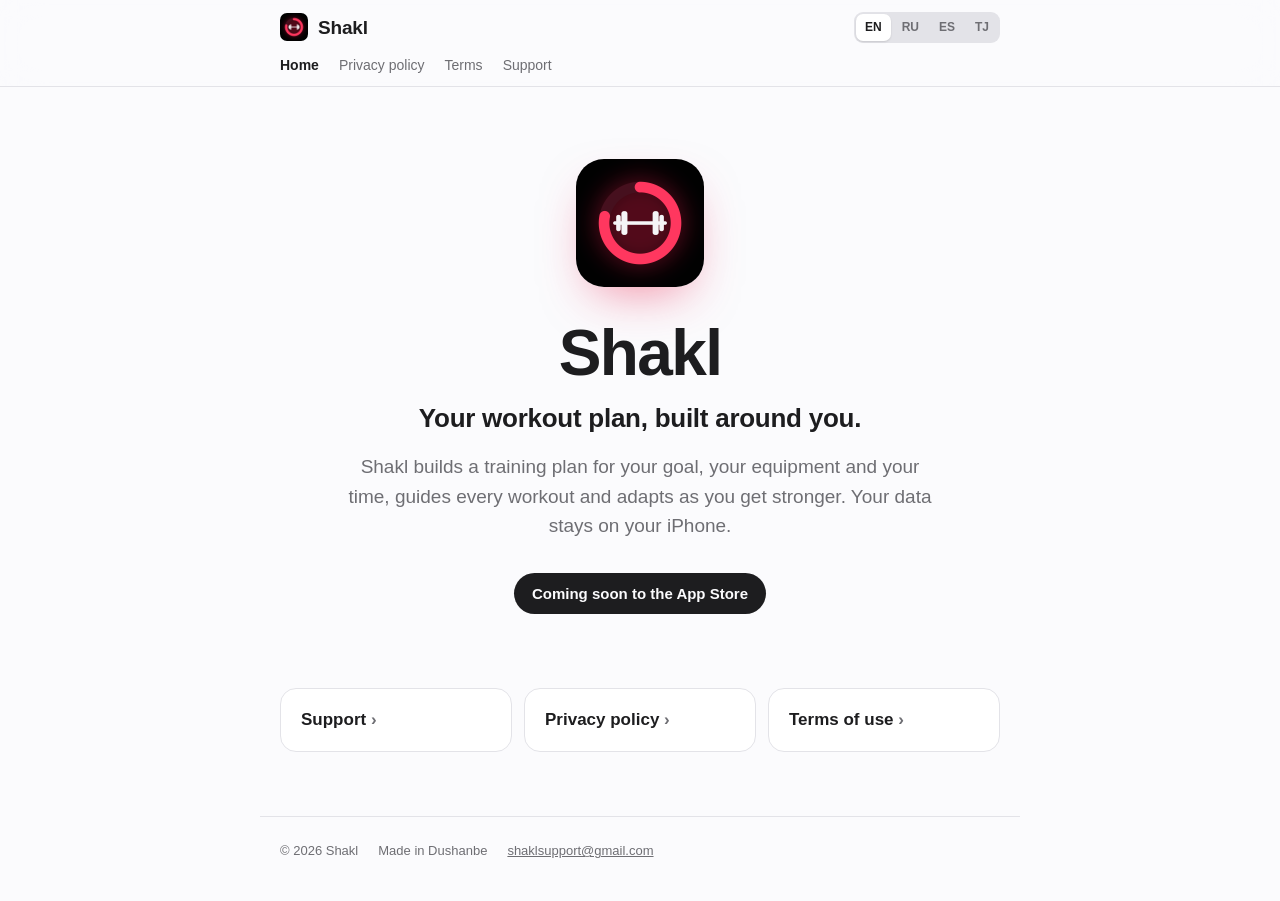
<file: index.html>
<!doctype html>
<html lang="en" data-lang="en">
<head>
<meta charset="utf-8">
<meta name="viewport" content="width=device-width, initial-scale=1, viewport-fit=cover">
<title>Shakl · Shakl</title>
<meta name="description" content="Shakl builds a training plan for your goal, your equipment and your time, guides every workout and adapts as you get stronger. Your data stays on your iPhone.">
<link rel="icon" href="icon.png">
<link rel="apple-touch-icon" href="icon.png">
<link rel="stylesheet" href="style.css">
</head>
<body>
<header class="top"><div class="wrap bar">
<a class="brand" href="index.html"><img src="icon.png" alt="" width="28" height="28"><span>Shakl</span></a>
<div class="langs" role="group" aria-label="Language"><button data-l="en">EN</button><button data-l="ru">RU</button><button data-l="es">ES</button><button data-l="tg">TJ</button></div>
</div><nav class="wrap nav"><a href="index.html" aria-current=page><span lang="en">Home</span><span lang="ru">Главная</span><span lang="es">Inicio</span><span lang="tg">Асосӣ</span></a><a href="privacy.html"><span lang="en">Privacy policy</span><span lang="ru">Политика конфиденциальности</span><span lang="es">Política de privacidad</span><span lang="tg">Сиёсати махфият</span></a><a href="terms.html"><span lang="en">Terms</span><span lang="ru">Условия</span><span lang="es">Términos</span><span lang="tg">Шартҳо</span></a><a href="support.html"><span lang="en">Support</span><span lang="ru">Поддержка</span><span lang="es">Soporte</span><span lang="tg">Дастгирӣ</span></a></nav></header>
<main class="wrap"><section class="hero"><img class="appicon" src="icon.png" alt="Shakl" width="128" height="128">
<h1 class="big">Shakl</h1><p class="tag"><span lang="en">Your workout plan, built around you.</span><span lang="ru">План тренировок, собранный под тебя.</span><span lang="es">Tu plan de entrenamiento, hecho a tu medida.</span><span lang="tg">Нақшаи машқ, ки барои ту сохта шудааст.</span></p><p class="lead"><span lang="en">Shakl builds a training plan for your goal, your equipment and your time, guides every workout and adapts as you get stronger. Your data stays on your iPhone.</span><span lang="ru">Shakl составляет план под твою цель, снаряжение и время, ведёт каждую тренировку и подстраивается, когда ты становишься сильнее. Твои данные остаются на твоём iPhone.</span><span lang="es">Shakl crea un plan para tu objetivo, tu equipo y tu tiempo, te guía en cada entrenamiento y se adapta a medida que te haces más fuerte. Tus datos se quedan en tu iPhone.</span><span lang="tg">Shakl барои ҳадаф, таҷҳизот ва вақти ту нақша месозад, дар ҳар машқ роҳнамоӣ мекунад ва вақте ту қавитар мешавӣ, худро мутобиқ мекунад. Маълумоти ту дар iPhone-и худат мемонад.</span></p>
<p class="pill"><span lang="en">Coming soon to the App Store</span><span lang="ru">Скоро в App Store</span><span lang="es">Pronto en el App Store</span><span lang="tg">Ба наздикӣ дар App Store</span></p></section>
<section class="links"><a href="support.html"><span lang="en">Support</span><span lang="ru">Поддержка</span><span lang="es">Soporte</span><span lang="tg">Дастгирӣ</span></a><a href="privacy.html"><span lang="en">Privacy policy</span><span lang="ru">Политика конфиденциальности</span><span lang="es">Política de privacidad</span><span lang="tg">Сиёсати махфият</span></a><a href="terms.html"><span lang="en">Terms of use</span><span lang="ru">Условия использования</span><span lang="es">Condiciones de uso</span><span lang="tg">Шартҳои истифода</span></a></section></main>
<footer class="wrap foot"><span>© 2026 Shakl</span><span><span lang="en">Made in Dushanbe</span><span lang="ru">Сделано в Душанбе</span><span lang="es">Hecho en Dusambé</span><span lang="tg">Дар Душанбе сохта шудааст</span></span><a href="mailto:shaklsupport@gmail.com">shaklsupport@gmail.com</a></footer>
<script>
(function(){var r=document.documentElement,ok=["en","ru","es","tg"];
function set(l){if(ok.indexOf(l)<0)l="en";r.dataset.lang=l;r.lang=l;try{localStorage.setItem("lang",l)}catch(e){}
document.querySelectorAll(".langs button").forEach(function(b){b.setAttribute("aria-pressed",b.dataset.l===l)})}
var q=new URLSearchParams(location.search).get("lang"),s=null;try{s=localStorage.getItem("lang")}catch(e){}
var n=(navigator.language||"en").slice(0,2);set(q||s||(n==="tg"?"tg":n==="ru"?"ru":n==="es"?"es":"en"));
document.querySelectorAll(".langs button").forEach(function(b){b.onclick=function(){set(b.dataset.l)}});
var c=document.getElementById("copy");if(c)c.onclick=function(){var done=function(){c.classList.add("ok");setTimeout(function(){c.classList.remove("ok")},1600)};
if(navigator.clipboard)navigator.clipboard.writeText("shaklsupport@gmail.com").then(done,function(){})};})();
</script>
</body>
</html>
</file>
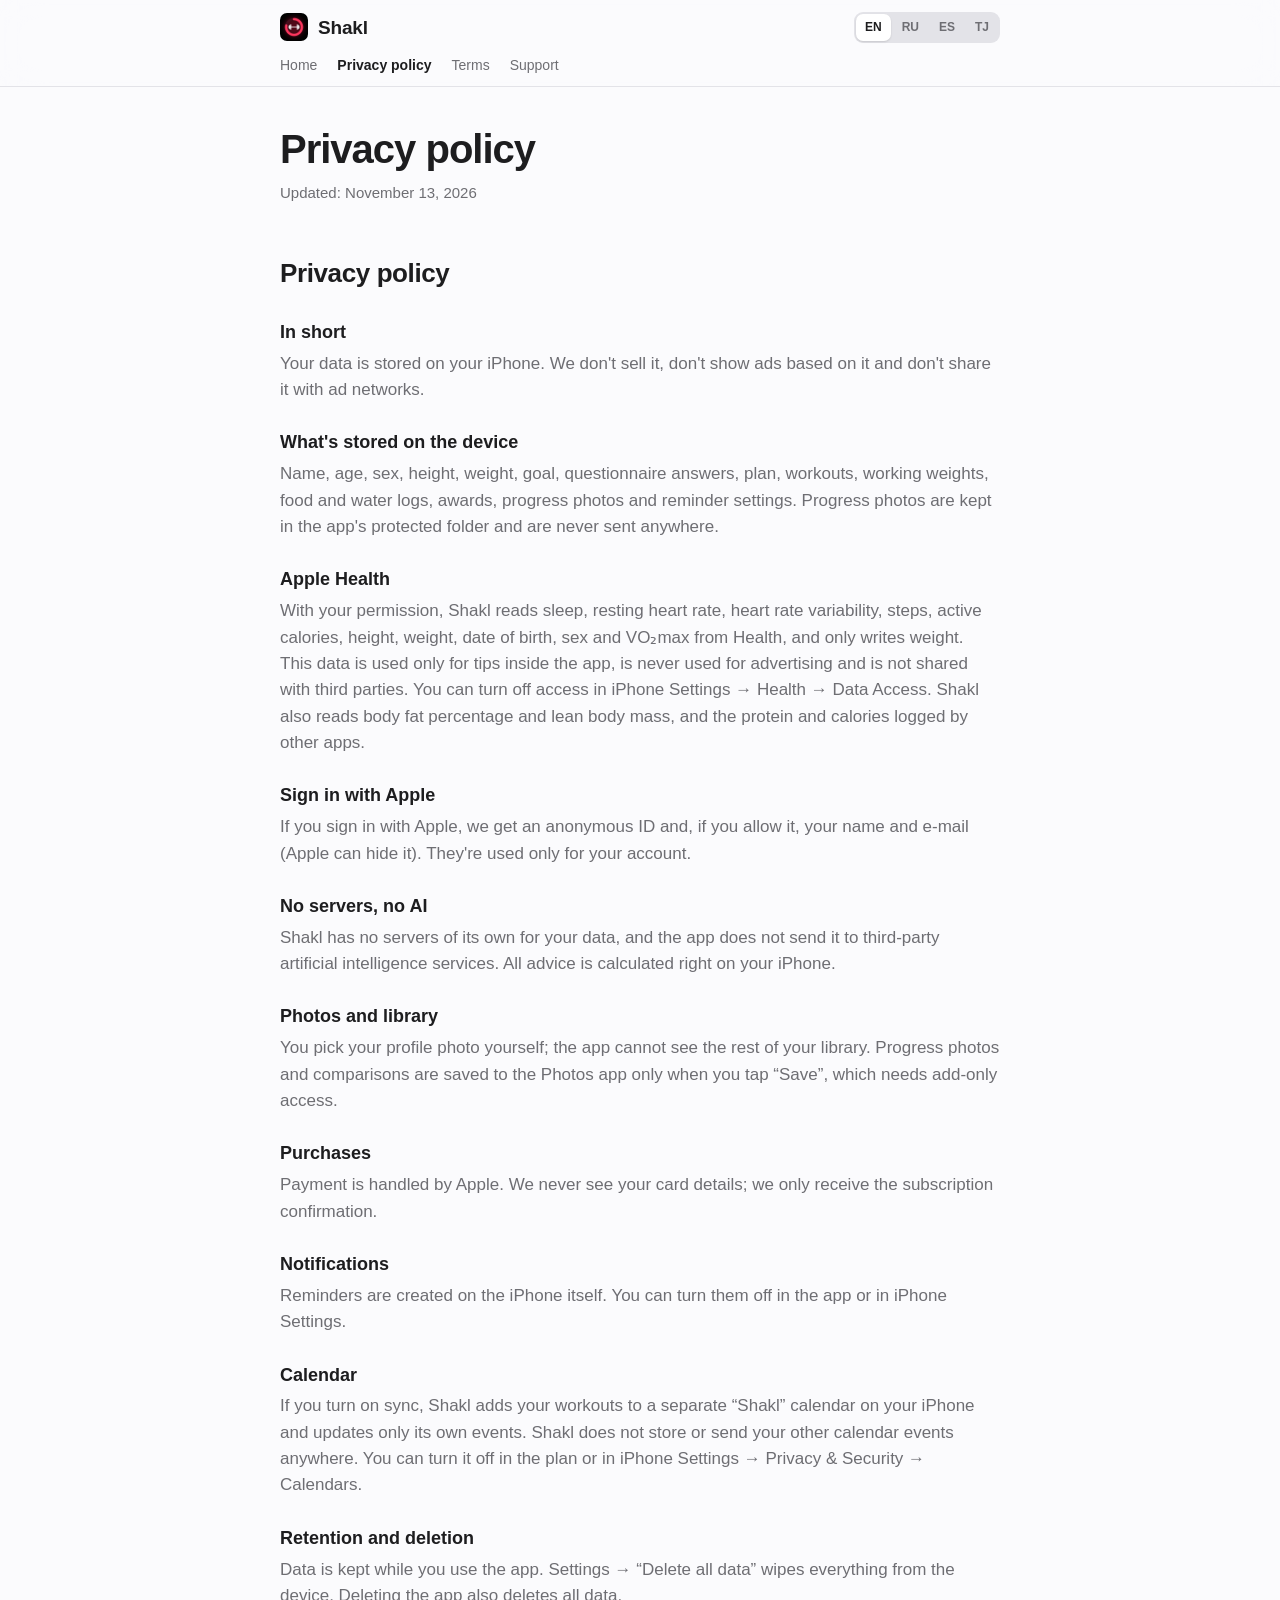
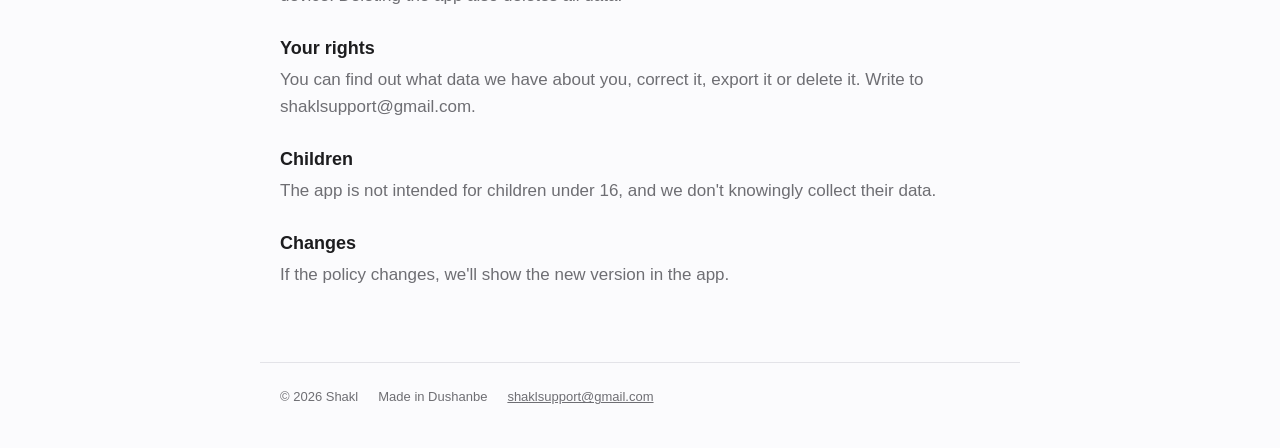
<file: privacy.html>
<!doctype html>
<html lang="en" data-lang="en">
<head>
<meta charset="utf-8">
<meta name="viewport" content="width=device-width, initial-scale=1, viewport-fit=cover">
<title>Privacy policy · Shakl</title>
<meta name="description" content="Shakl builds a training plan for your goal, your equipment and your time, guides every workout and adapts as you get stronger. Your data stays on your iPhone.">
<link rel="icon" href="icon.png">
<link rel="apple-touch-icon" href="icon.png">
<link rel="stylesheet" href="style.css">
</head>
<body>
<header class="top"><div class="wrap bar">
<a class="brand" href="index.html"><img src="icon.png" alt="" width="28" height="28"><span>Shakl</span></a>
<div class="langs" role="group" aria-label="Language"><button data-l="en">EN</button><button data-l="ru">RU</button><button data-l="es">ES</button><button data-l="tg">TJ</button></div>
</div><nav class="wrap nav"><a href="index.html"><span lang="en">Home</span><span lang="ru">Главная</span><span lang="es">Inicio</span><span lang="tg">Асосӣ</span></a><a href="privacy.html" aria-current=page><span lang="en">Privacy policy</span><span lang="ru">Политика конфиденциальности</span><span lang="es">Política de privacidad</span><span lang="tg">Сиёсати махфият</span></a><a href="terms.html"><span lang="en">Terms</span><span lang="ru">Условия</span><span lang="es">Términos</span><span lang="tg">Шартҳо</span></a><a href="support.html"><span lang="en">Support</span><span lang="ru">Поддержка</span><span lang="es">Soporte</span><span lang="tg">Дастгирӣ</span></a></nav></header>
<main class="wrap"><h1><span lang="en">Privacy policy</span><span lang="ru">Политика конфиденциальности</span><span lang="es">Política de privacidad</span><span lang="tg">Сиёсати махфият</span></h1><p class="muted"><span lang="en">Updated: November 13, 2026</span><span lang="ru">Обновлено: 13 ноября 2026</span><span lang="es">Actualizado: 13 de noviembre de 2026</span><span lang="tg">Навсозӣ: 13 ноябри 2026</span></p><section class="doc" id="privacy"><h2><span lang="en">Privacy policy</span><span lang="ru">Политика конфиденциальности</span><span lang="es">Política de privacidad</span><span lang="tg">Сиёсати махфият</span></h2><h3><span lang="en">In short</span><span lang="ru">Коротко</span><span lang="es">En resumen</span><span lang="tg">Мухтасар</span></h3><p><span lang="en">Your data is stored on your iPhone. We don&#x27;t sell it, don&#x27;t show ads based on it and don&#x27;t share it with ad networks.</span><span lang="ru">Твои данные хранятся на твоём iPhone. Мы не продаём их, не показываем рекламу на их основе и не передаём рекламным сетям.</span><span lang="es">Tus datos se guardan en tu iPhone. No los vendemos, no mostramos publicidad basada en ellos ni los compartimos con redes publicitarias.</span><span lang="tg">Маълумоти ту дар iPhone-и ту нигоҳ дошта мешавад. Мо онро намефурӯшем, дар асоси он реклама нишон намедиҳем ва ба шабакаҳои рекламавӣ намедиҳем.</span></p><h3><span lang="en">What&#x27;s stored on the device</span><span lang="ru">Что хранится на устройстве</span><span lang="es">Qué se guarda en el dispositivo</span><span lang="tg">Дар дастгоҳ чӣ нигоҳ дошта мешавад</span></h3><p><span lang="en">Name, age, sex, height, weight, goal, questionnaire answers, plan, workouts, working weights, food and water logs, awards, progress photos and reminder settings. Progress photos are kept in the app&#x27;s protected folder and are never sent anywhere.</span><span lang="ru">Имя, возраст, пол, рост, вес, цель, ответы анкеты, план, тренировки, рабочие веса, записи еды и воды, награды, фото прогресса и настройки напоминаний. Фото прогресса хранятся в защищённой папке приложения и никуда не отправляются.</span><span lang="es">Nombre, edad, sexo, altura, peso, objetivo, respuestas del cuestionario, plan, entrenamientos, pesos de trabajo, registros de comida y agua, premios, fotos de progreso y ajustes de recordatorios. Las fotos de progreso se guardan en la carpeta protegida de la app y no se envían a ningún sitio.</span><span lang="tg">Ном, синну сол, ҷинс, қад, вазн, ҳадаф, ҷавобҳои пурсишнома, нақша, машғулиятҳо, вазнҳои корӣ, сабти хӯрок ва об, мукофотҳо, аксҳои пешрафт ва танзимоти хотиррасонҳо. Аксҳои пешрафт дар папкаи ҳифзшудаи барнома нигоҳ дошта мешаванд ва ба ҳеҷ куҷо фиристода намешаванд.</span></p><h3><span lang="en">Apple Health</span><span lang="ru">Apple Здоровье</span><span lang="es">Salud de Apple</span><span lang="tg">Apple Саломатӣ</span></h3><p><span lang="en">With your permission, Shakl reads sleep, resting heart rate, heart rate variability, steps, active calories, height, weight, date of birth, sex and VO₂max from Health, and only writes weight. This data is used only for tips inside the app, is never used for advertising and is not shared with third parties. You can turn off access in iPhone Settings → Health → Data Access. Shakl also reads body fat percentage and lean body mass, and the protein and calories logged by other apps.</span><span lang="ru">С твоего разрешения Shakl читает из Здоровья сон, пульс в покое, вариабельность пульса, шаги, активные калории, рост, вес, дату рождения, пол и VO₂max, а записывает только вес. Эти данные используются только для советов внутри приложения, никогда не используются для рекламы и не передаются третьим лицам. Доступ можно отключить в Настройках iPhone → Здоровье → Доступ к данным. Ещё Shakl читает процент жира и безжировую массу, а также белок и калории, которые записали другие приложения.</span><span lang="es">Con tu permiso, Shakl lee de Salud el sueño, el pulso en reposo, la variabilidad del pulso, los pasos, las calorías activas, la altura, el peso, la fecha de nacimiento, el sexo y el VO₂máx, y solo escribe el peso. Estos datos se usan solo para consejos dentro de la app, nunca para publicidad y no se comparten con terceros. Puedes desactivar el acceso en Ajustes del iPhone → Salud → Acceso a datos. Shakl también lee el porcentaje de grasa y la masa magra, además de la proteína y las calorías registradas por otras apps.</span><span lang="tg">Бо иҷозати ту Shakl аз Саломатӣ хоб, набзи ором, тағйирёбии набз, қадамҳо, калорияҳои фаъол, қад, вазн, санаи таваллуд, ҷинс ва VO₂max-ро мехонад ва танҳо вазнро менависад. Ин маълумот танҳо барои маслиҳатҳо дар дохили барнома истифода мешавад, ҳеҷ гоҳ барои реклама истифода намешавад ва ба шахсони сеюм дода намешавад. Дастрасиро дар Танзимоти iPhone → Саломатӣ → Дастрасӣ ба маълумот хомӯш кардан мумкин. Shakl инчунин фоизи чарб ва массаи бечарбро, ҳамчунин сафеда ва калорияҳоеро, ки барномаҳои дигар сабт кардаанд, мехонад.</span></p><h3><span lang="en">Sign in with Apple</span><span lang="ru">Вход через Apple</span><span lang="es">Iniciar sesión con Apple</span><span lang="tg">Ворид шудан бо Apple</span></h3><p><span lang="en">If you sign in with Apple, we get an anonymous ID and, if you allow it, your name and e-mail (Apple can hide it). They&#x27;re used only for your account.</span><span lang="ru">Если ты входишь через Apple, мы получаем анонимный идентификатор и, если ты разрешишь, имя и e-mail (Apple может его скрыть). Они нужны только для твоего аккаунта.</span><span lang="es">Si inicias sesión con Apple, recibimos un identificador anónimo y, si lo permites, tu nombre y e-mail (Apple puede ocultarlo). Solo se usan para tu cuenta.</span><span lang="tg">Агар бо Apple ворид шавӣ, мо идентификатори беном ва, агар иҷозат диҳӣ, ном ва e-mail-ро мегирем (Apple метавонад онро пинҳон кунад). Онҳо танҳо барои ҳисоби ту лозиманд.</span></p><h3><span lang="en">No servers, no AI</span><span lang="ru">Без серверов и AI</span><span lang="es">Sin servidores ni IA</span><span lang="tg">Бе серверҳо ва AI</span></h3><p><span lang="en">Shakl has no servers of its own for your data, and the app does not send it to third‑party artificial intelligence services. All advice is calculated right on your iPhone.</span><span lang="ru">У Shakl нет своих серверов для твоих данных, и приложение не отправляет их сторонним сервисам искусственного интеллекта. Все советы считаются прямо на iPhone.</span><span lang="es">Shakl no tiene servidores propios para tus datos y la app no los envía a servicios de inteligencia artificial de terceros. Todos los consejos se calculan directamente en tu iPhone.</span><span lang="tg">Shakl барои маълумоти ту серверҳои худро надорад ва барнома онро ба хидматҳои зеҳни сунъии бегона намефиристад. Ҳама маслиҳатҳо бевосита дар iPhone ҳисоб карда мешаванд.</span></p><h3><span lang="en">Photos and library</span><span lang="ru">Фото и галерея</span><span lang="es">Fotos y galería</span><span lang="tg">Аксҳо ва галерея</span></h3><p><span lang="en">You pick your profile photo yourself; the app cannot see the rest of your library. Progress photos and comparisons are saved to the Photos app only when you tap “Save”, which needs add‑only access.</span><span lang="ru">Фото профиля ты выбираешь сам — остальную галерею приложение не видит. Фото прогресса и сравнения сохраняются в приложение «Фото» только когда ты нажимаешь «Сохранить»; для этого нужен доступ только на добавление снимков.</span><span lang="es">Tú eliges la foto de perfil; la app no ve el resto de tu galería. Las fotos de progreso y las comparaciones se guardan en la app Fotos solo cuando pulsas «Guardar», y para ello solo se necesita permiso para añadir fotos.</span><span lang="tg">Акси профилро худат интихоб мекунӣ — барнома боқимондаи галереяро намебинад. Аксҳои пешрафт ва муқоисаҳо ба барномаи «Аксҳо» танҳо вақте сабт мешаванд, ки ту «Сабт кардан»-ро пахш мекунӣ; барои ин танҳо иҷозати илова кардани аксҳо лозим аст.</span></p><h3><span lang="en">Purchases</span><span lang="ru">Покупки</span><span lang="es">Compras</span><span lang="tg">Харидҳо</span></h3><p><span lang="en">Payment is handled by Apple. We never see your card details; we only receive the subscription confirmation.</span><span lang="ru">Оплату обрабатывает Apple. Мы не видим данные твоей карты; мы получаем только подтверждение подписки.</span><span lang="es">El pago lo gestiona Apple. No vemos los datos de tu tarjeta; solo recibimos la confirmación de la suscripción.</span><span lang="tg">Пардохтро Apple коркард мекунад. Мо маълумоти корти туро намебинем; танҳо тасдиқи обунаро мегирем.</span></p><h3><span lang="en">Notifications</span><span lang="ru">Уведомления</span><span lang="es">Notificaciones</span><span lang="tg">Огоҳиномаҳо</span></h3><p><span lang="en">Reminders are created on the iPhone itself. You can turn them off in the app or in iPhone Settings.</span><span lang="ru">Напоминания создаются на самом iPhone. Их можно отключить в приложении или в Настройках iPhone.</span><span lang="es">Los recordatorios se crean en el propio iPhone. Puedes desactivarlos en la app o en los Ajustes del iPhone.</span><span lang="tg">Хотиррасонҳо дар худи iPhone сохта мешаванд. Онҳоро дар барнома ё дар Танзимоти iPhone хомӯш кардан мумкин.</span></p><h3><span lang="en">Calendar</span><span lang="ru">Календарь</span><span lang="es">Calendario</span><span lang="tg">Тақвим</span></h3><p><span lang="en">If you turn on sync, Shakl adds your workouts to a separate “Shakl” calendar on your iPhone and updates only its own events. Shakl does not store or send your other calendar events anywhere. You can turn it off in the plan or in iPhone Settings → Privacy &amp; Security → Calendars.</span><span lang="ru">Если ты включишь синхронизацию, Shakl добавляет тренировки в отдельный календарь «Shakl» на iPhone и обновляет только свои события. Другие события календаря Shakl не сохраняет и никуда не отправляет. Отключить можно в плане или в Настройках iPhone → Конфиденциальность и безопасность → Календари.</span><span lang="es">Si activas la sincronización, Shakl añade tus entrenamientos a un calendario aparte llamado «Shakl» en tu iPhone y solo actualiza sus propios eventos. Shakl no guarda ni envía a ningún sitio tus otros eventos del calendario. Puedes desactivarlo en el plan o en Ajustes del iPhone → Privacidad y seguridad → Calendarios.</span><span lang="tg">Агар ҳамоҳангсозиро фаъол кунӣ, Shakl машқҳоятро ба тақвими алоҳидаи «Shakl» дар iPhone илова мекунад ва танҳо рӯйдодҳои худашро нав мекунад. Дигар рӯйдодҳои тақвимро Shakl нигоҳ намедорад ва ба ҷое намефиристад. Онро дар нақша ё дар Танзимоти iPhone → Махфият ва амният → Тақвимҳо хомӯш кардан мумкин.</span></p><h3><span lang="en">Retention and deletion</span><span lang="ru">Сроки хранения и удаление</span><span lang="es">Conservación y borrado</span><span lang="tg">Мӯҳлати нигоҳдорӣ ва нест кардан</span></h3><p><span lang="en">Data is kept while you use the app. Settings → “Delete all data” wipes everything from the device. Deleting the app also deletes all data.</span><span lang="ru">Данные хранятся, пока ты пользуешься приложением. Настройки → «Удалить все данные» стирает всё с устройства. Удаление приложения тоже удаляет все данные.</span><span lang="es">Los datos se guardan mientras usas la app. Ajustes → «Borrar todos los datos» elimina todo del dispositivo. Eliminar la app también borra todos los datos.</span><span lang="tg">Маълумот то вақте ки аз барнома истифода мебарӣ, нигоҳ дошта мешавад. Танзимот → «Ҳамаи маълумотро нест кардан» ҳамаашро аз дастгоҳ пок мекунад. Нест кардани барнома низ ҳамаи маълумотро нест мекунад.</span></p><h3><span lang="en">Your rights</span><span lang="ru">Твои права</span><span lang="es">Tus derechos</span><span lang="tg">Ҳуқуқҳои ту</span></h3><p><span lang="en">You can find out what data we have about you, correct it, export it or delete it. Write to shaklsupport@gmail.com.</span><span lang="ru">Ты можешь узнать, какие данные о тебе есть, исправить их, выгрузить или удалить. Напиши на shaklsupport@gmail.com.</span><span lang="es">Puedes saber qué datos tenemos sobre ti, corregirlos, exportarlos o borrarlos. Escribe a shaklsupport@gmail.com.</span><span lang="tg">Ту метавонӣ бифаҳмӣ, ки дар бораи ту чӣ маълумот ҳаст, онро ислоҳ, содир ё нест кунӣ. Ба shaklsupport@gmail.com навис.</span></p><h3><span lang="en">Children</span><span lang="ru">Дети</span><span lang="es">Menores</span><span lang="tg">Кӯдакон</span></h3><p><span lang="en">The app is not intended for children under 16, and we don&#x27;t knowingly collect their data.</span><span lang="ru">Приложение не предназначено для детей младше 16 лет, и мы сознательно не собираем их данные.</span><span lang="es">La app no está pensada para menores de 16 años y no recogemos sus datos a sabiendas.</span><span lang="tg">Барнома барои кӯдакони то 16-сола пешбинӣ нашудааст ва мо огоҳона маълумоти онҳоро ҷамъ намекунем.</span></p><h3><span lang="en">Changes</span><span lang="ru">Изменения</span><span lang="es">Cambios</span><span lang="tg">Тағйирот</span></h3><p><span lang="en">If the policy changes, we&#x27;ll show the new version in the app.</span><span lang="ru">Если политика изменится, мы покажем новую версию в приложении.</span><span lang="es">Si la política cambia, mostraremos la nueva versión en la app.</span><span lang="tg">Агар сиёсат тағйир ёбад, версияи навро дар барнома нишон медиҳем.</span></p></section></main>
<footer class="wrap foot"><span>© 2026 Shakl</span><span><span lang="en">Made in Dushanbe</span><span lang="ru">Сделано в Душанбе</span><span lang="es">Hecho en Dusambé</span><span lang="tg">Дар Душанбе сохта шудааст</span></span><a href="mailto:shaklsupport@gmail.com">shaklsupport@gmail.com</a></footer>
<script>
(function(){var r=document.documentElement,ok=["en","ru","es","tg"];
function set(l){if(ok.indexOf(l)<0)l="en";r.dataset.lang=l;r.lang=l;try{localStorage.setItem("lang",l)}catch(e){}
document.querySelectorAll(".langs button").forEach(function(b){b.setAttribute("aria-pressed",b.dataset.l===l)})}
var q=new URLSearchParams(location.search).get("lang"),s=null;try{s=localStorage.getItem("lang")}catch(e){}
var n=(navigator.language||"en").slice(0,2);set(q||s||(n==="tg"?"tg":n==="ru"?"ru":n==="es"?"es":"en"));
document.querySelectorAll(".langs button").forEach(function(b){b.onclick=function(){set(b.dataset.l)}});
var c=document.getElementById("copy");if(c)c.onclick=function(){var done=function(){c.classList.add("ok");setTimeout(function(){c.classList.remove("ok")},1600)};
if(navigator.clipboard)navigator.clipboard.writeText("shaklsupport@gmail.com").then(done,function(){})};})();
</script>
</body>
</html>
</file>
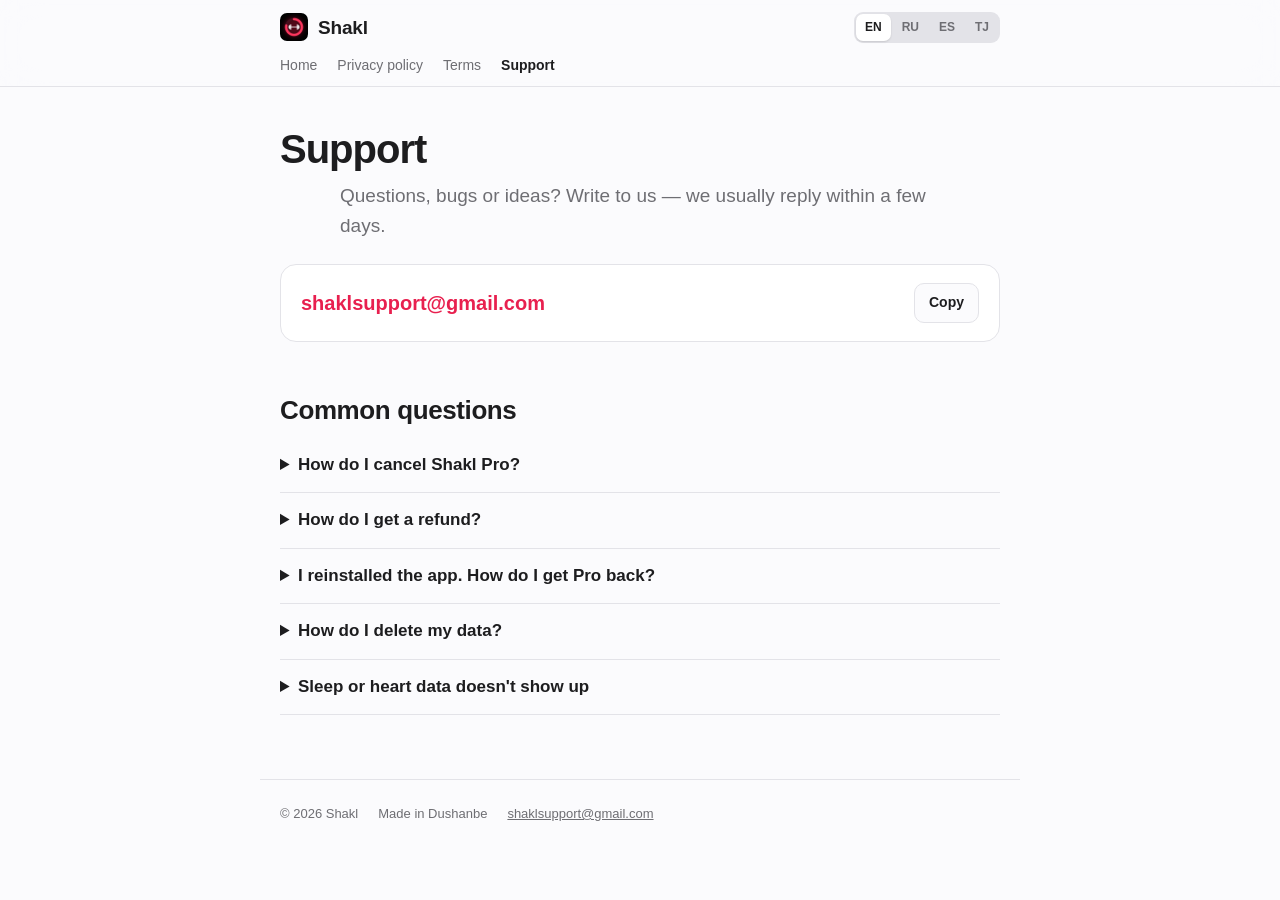
<file: support.html>
<!doctype html>
<html lang="en" data-lang="en">
<head>
<meta charset="utf-8">
<meta name="viewport" content="width=device-width, initial-scale=1, viewport-fit=cover">
<title>Support · Shakl</title>
<meta name="description" content="Shakl builds a training plan for your goal, your equipment and your time, guides every workout and adapts as you get stronger. Your data stays on your iPhone.">
<link rel="icon" href="icon.png">
<link rel="apple-touch-icon" href="icon.png">
<link rel="stylesheet" href="style.css">
</head>
<body>
<header class="top"><div class="wrap bar">
<a class="brand" href="index.html"><img src="icon.png" alt="" width="28" height="28"><span>Shakl</span></a>
<div class="langs" role="group" aria-label="Language"><button data-l="en">EN</button><button data-l="ru">RU</button><button data-l="es">ES</button><button data-l="tg">TJ</button></div>
</div><nav class="wrap nav"><a href="index.html"><span lang="en">Home</span><span lang="ru">Главная</span><span lang="es">Inicio</span><span lang="tg">Асосӣ</span></a><a href="privacy.html"><span lang="en">Privacy policy</span><span lang="ru">Политика конфиденциальности</span><span lang="es">Política de privacidad</span><span lang="tg">Сиёсати махфият</span></a><a href="terms.html"><span lang="en">Terms</span><span lang="ru">Условия</span><span lang="es">Términos</span><span lang="tg">Шартҳо</span></a><a href="support.html" aria-current=page><span lang="en">Support</span><span lang="ru">Поддержка</span><span lang="es">Soporte</span><span lang="tg">Дастгирӣ</span></a></nav></header>
<main class="wrap"><h1><span lang="en">Support</span><span lang="ru">Поддержка</span><span lang="es">Soporte</span><span lang="tg">Дастгирӣ</span></h1><p class="lead"><span lang="en">Questions, bugs or ideas? Write to us — we usually reply within a few days.</span><span lang="ru">Вопрос, ошибка или идея? Напиши нам — обычно отвечаем за несколько дней.</span><span lang="es">¿Preguntas, errores o ideas? Escríbenos: solemos responder en pocos días.</span><span lang="tg">Савол, хато ё ғоя дорӣ? Ба мо навис — одатан дар чанд рӯз ҷавоб медиҳем.</span></p>
<div class="mail"><a href="mailto:shaklsupport@gmail.com">shaklsupport@gmail.com</a><button id="copy" type="button"><span lang="en" class="c1">Copy</span><span lang="ru" class="c1">Скопировать</span><span lang="es" class="c1">Copiar</span><span lang="tg" class="c1">Нусха бардор</span><span lang="en" class="c2">Copied</span><span lang="ru" class="c2">Скопировано</span><span lang="es" class="c2">Copiado</span><span lang="tg" class="c2">Нусха шуд</span></button></div>
<h2><span lang="en">Common questions</span><span lang="ru">Частые вопросы</span><span lang="es">Preguntas frecuentes</span><span lang="tg">Саволҳои маъмул</span></h2><details><summary><span lang="en">How do I cancel Shakl Pro?</span><span lang="ru">Как отменить Shakl Pro?</span><span lang="es">¿Cómo cancelo Shakl Pro?</span><span lang="tg">Shakl Pro-ро чӣ тавр бекор кунам?</span></summary><p><span lang="en">iPhone Settings → your name → Subscriptions → Shakl. You keep Pro until the end of the paid period.</span><span lang="ru">Настройки iPhone → твоё имя → Подписки → Shakl. Pro останется до конца оплаченного периода.</span><span lang="es">Ajustes del iPhone → tu nombre → Suscripciones → Shakl. Conservas Pro hasta el final del periodo pagado.</span><span lang="tg">Танзимоти iPhone → номи ту → Обунаҳо → Shakl. Pro то охири давраи пардохтшуда боқӣ мемонад.</span></p></details><details><summary><span lang="en">How do I get a refund?</span><span lang="ru">Как вернуть деньги?</span><span lang="es">¿Cómo pido un reembolso?</span><span lang="tg">Пулро чӣ тавр баргардонам?</span></summary><p><span lang="en">Payments are handled by Apple. Request a refund at reportaproblem.apple.com.</span><span lang="ru">Оплату обрабатывает Apple. Запросить возврат можно на reportaproblem.apple.com.</span><span lang="es">Los pagos los gestiona Apple. Solicita el reembolso en reportaproblem.apple.com.</span><span lang="tg">Пардохтро Apple коркард мекунад. Баргардонидани пулро дар reportaproblem.apple.com дархост кун.</span></p></details><details><summary><span lang="en">I reinstalled the app. How do I get Pro back?</span><span lang="ru">Я переустановил приложение. Как вернуть Pro?</span><span lang="es">Reinstalé la app. ¿Cómo recupero Pro?</span><span lang="tg">Барномаро аз нав насб кардам. Pro-ро чӣ тавр баргардонам?</span></summary><p><span lang="en">Open Shakl Pro and tap “Restore purchases” with the same Apple ID.</span><span lang="ru">Открой экран Shakl Pro и нажми «Восстановить покупки» с тем же Apple ID.</span><span lang="es">Abre Shakl Pro y toca «Restaurar compras» con el mismo Apple ID.</span><span lang="tg">Экрани Shakl Pro-ро кушо ва бо ҳамон Apple ID «Барқарор кардани харидҳо»-ро пахш кун.</span></p></details><details><summary><span lang="en">How do I delete my data?</span><span lang="ru">Как удалить мои данные?</span><span lang="es">¿Cómo borro mis datos?</span><span lang="tg">Маълумоти худро чӣ тавр нест кунам?</span></summary><p><span lang="en">In Shakl: Settings → “Delete all data”. Deleting the app also removes everything stored by it.</span><span lang="ru">В Shakl: Настройки → «Удалить все данные». Удаление приложения тоже стирает всё, что оно хранило.</span><span lang="es">En Shakl: Ajustes → «Borrar todos los datos». Borrar la app también elimina todo lo que guardaba.</span><span lang="tg">Дар Shakl: Танзимот → «Нест кардани ҳамаи маълумот». Нест кардани барнома низ ҳамаи маълумоташро пок мекунад.</span></p></details><details><summary><span lang="en">Sleep or heart data doesn&#x27;t show up</span><span lang="ru">Не видно сна или пульса</span><span lang="es">No aparecen los datos de sueño o pulso</span><span lang="tg">Маълумоти хоб ё набз намоён нест</span></summary><p><span lang="en">Check iPhone Settings → Health → Data Access &amp; Devices → Shakl. Sleep and heart rate variability need an Apple Watch.</span><span lang="ru">Проверь Настройки iPhone → Здоровье → Доступ к данным → Shakl. Для сна и вариабельности пульса нужны Apple Watch.</span><span lang="es">Revisa Ajustes del iPhone → Salud → Acceso a datos → Shakl. El sueño y la variabilidad del pulso necesitan un Apple Watch.</span><span lang="tg">Танзимоти iPhone → Саломатӣ → Дастрасӣ ба маълумот → Shakl-ро тафтиш кун. Барои хоб ва тағйирпазирии набз Apple Watch лозим аст.</span></p></details></main>
<footer class="wrap foot"><span>© 2026 Shakl</span><span><span lang="en">Made in Dushanbe</span><span lang="ru">Сделано в Душанбе</span><span lang="es">Hecho en Dusambé</span><span lang="tg">Дар Душанбе сохта шудааст</span></span><a href="mailto:shaklsupport@gmail.com">shaklsupport@gmail.com</a></footer>
<script>
(function(){var r=document.documentElement,ok=["en","ru","es","tg"];
function set(l){if(ok.indexOf(l)<0)l="en";r.dataset.lang=l;r.lang=l;try{localStorage.setItem("lang",l)}catch(e){}
document.querySelectorAll(".langs button").forEach(function(b){b.setAttribute("aria-pressed",b.dataset.l===l)})}
var q=new URLSearchParams(location.search).get("lang"),s=null;try{s=localStorage.getItem("lang")}catch(e){}
var n=(navigator.language||"en").slice(0,2);set(q||s||(n==="tg"?"tg":n==="ru"?"ru":n==="es"?"es":"en"));
document.querySelectorAll(".langs button").forEach(function(b){b.onclick=function(){set(b.dataset.l)}});
var c=document.getElementById("copy");if(c)c.onclick=function(){var done=function(){c.classList.add("ok");setTimeout(function(){c.classList.remove("ok")},1600)};
if(navigator.clipboard)navigator.clipboard.writeText("shaklsupport@gmail.com").then(done,function(){})};})();
</script>
</body>
</html>
</file>
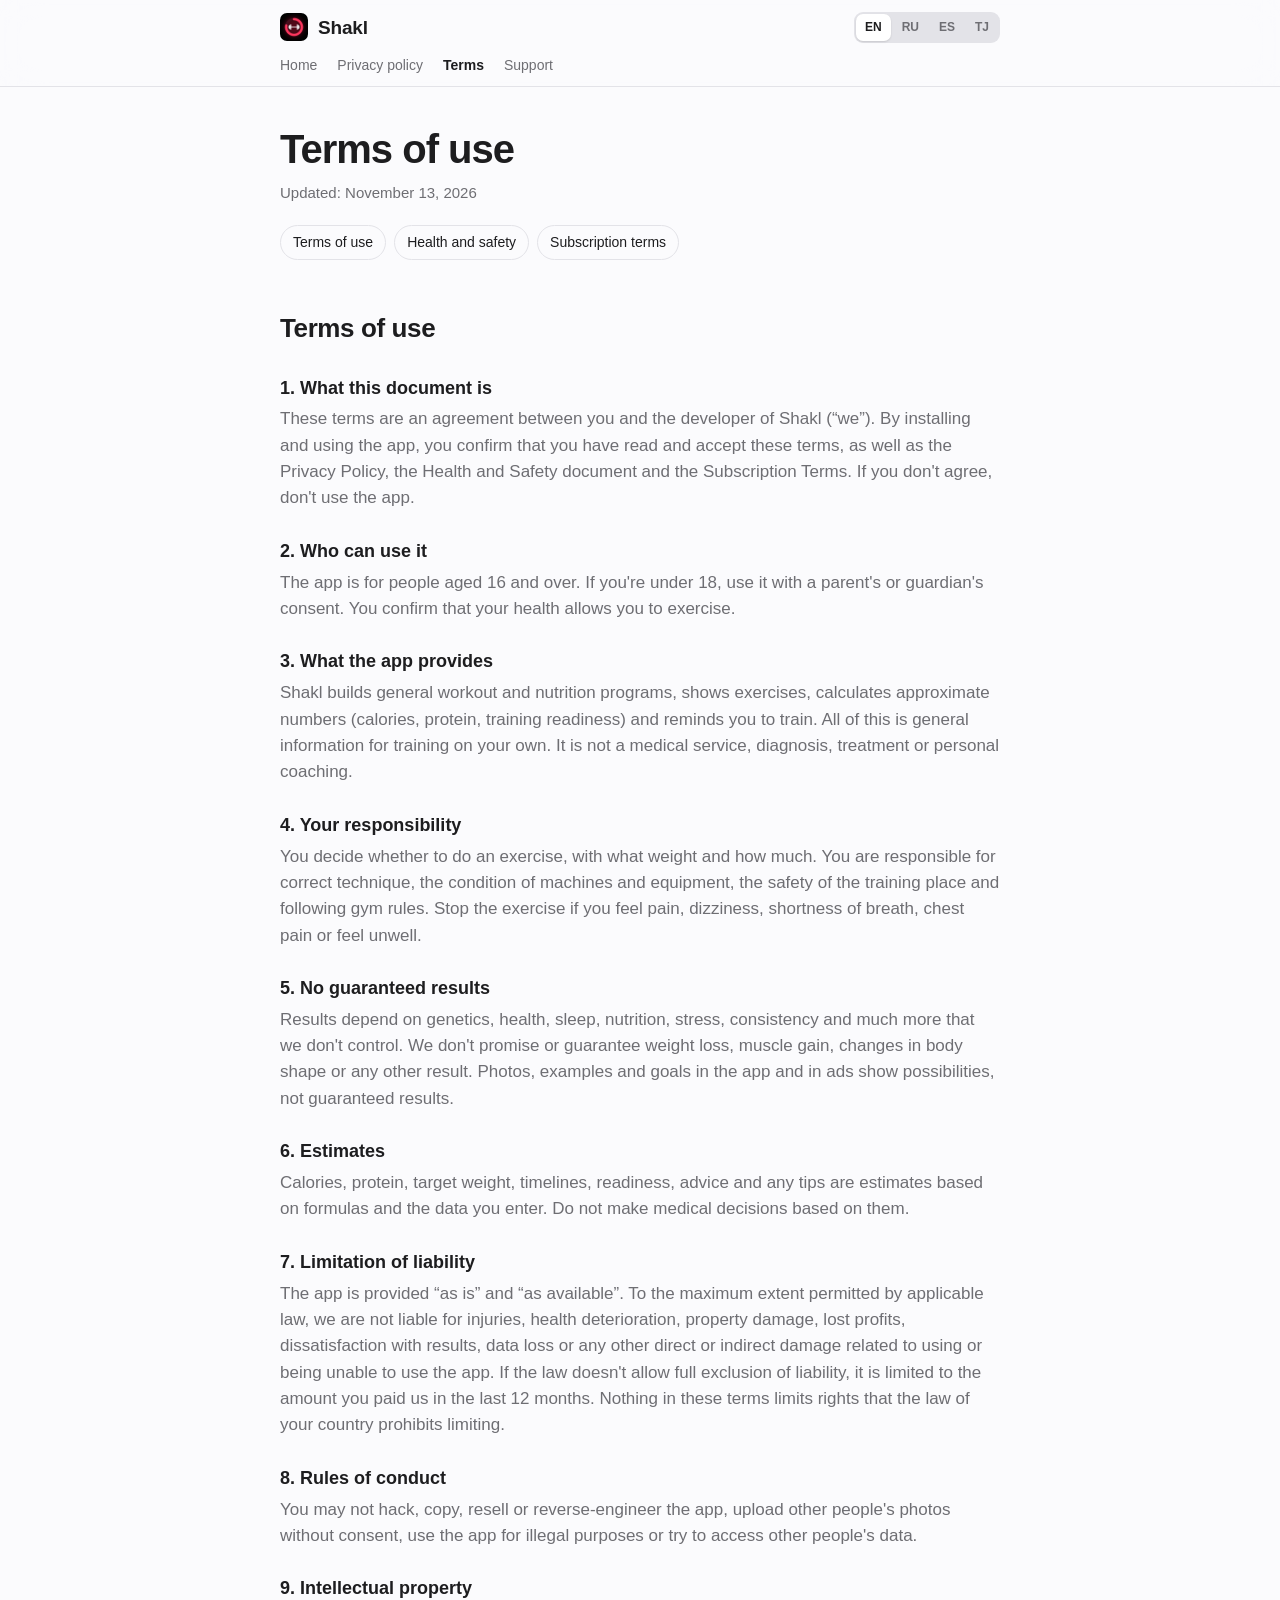
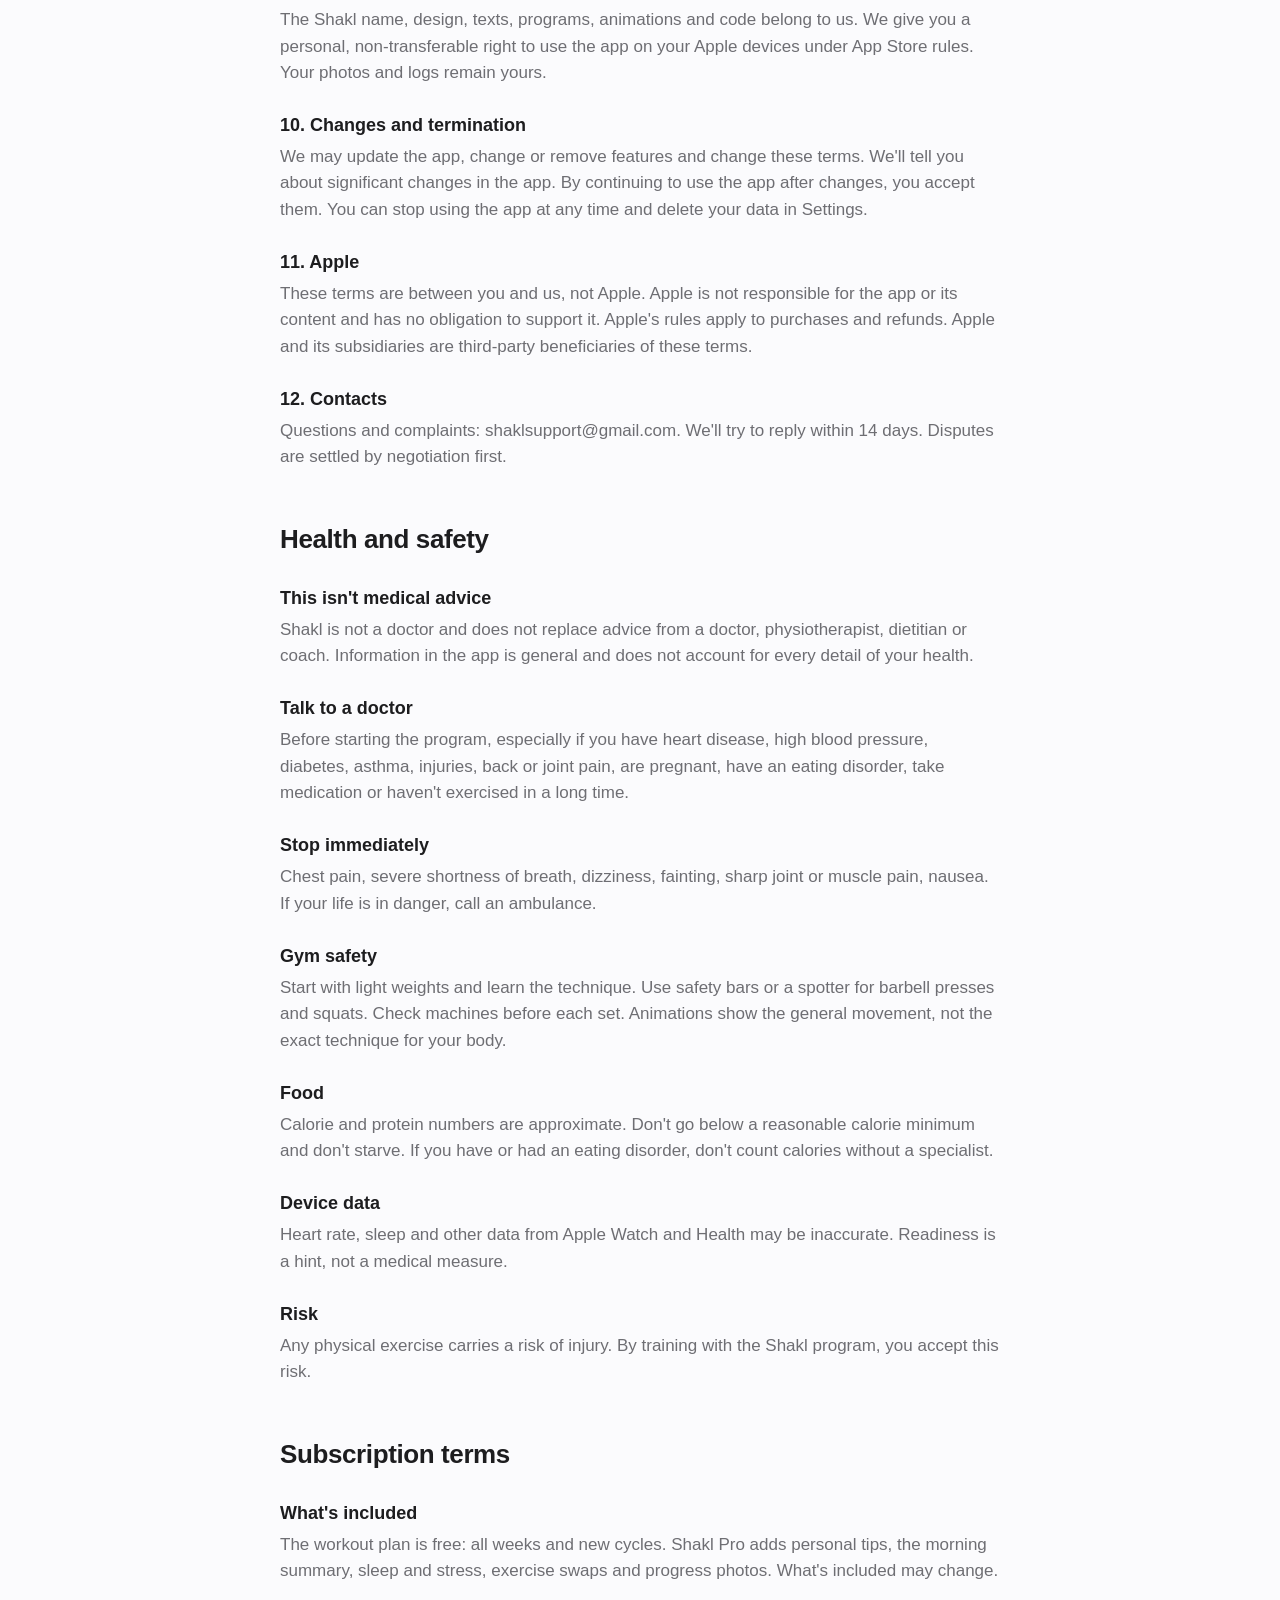
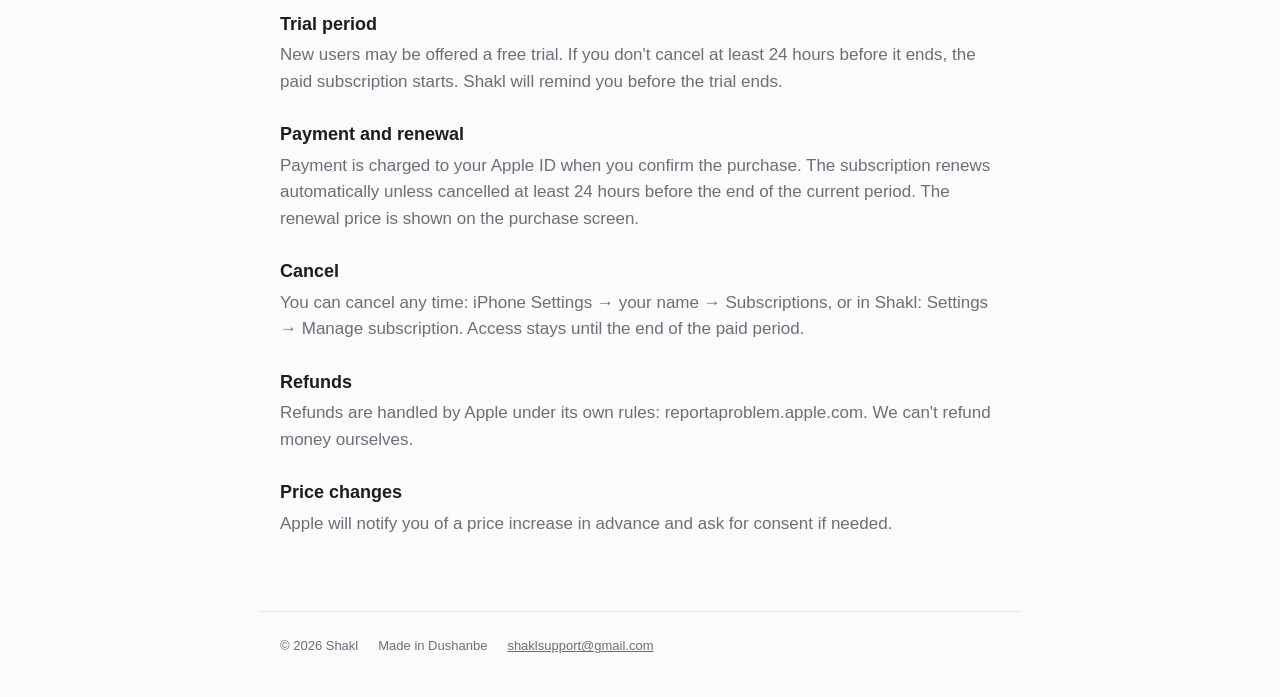
<file: terms.html>
<!doctype html>
<html lang="en" data-lang="en">
<head>
<meta charset="utf-8">
<meta name="viewport" content="width=device-width, initial-scale=1, viewport-fit=cover">
<title>Terms of use · Shakl</title>
<meta name="description" content="Shakl builds a training plan for your goal, your equipment and your time, guides every workout and adapts as you get stronger. Your data stays on your iPhone.">
<link rel="icon" href="icon.png">
<link rel="apple-touch-icon" href="icon.png">
<link rel="stylesheet" href="style.css">
</head>
<body>
<header class="top"><div class="wrap bar">
<a class="brand" href="index.html"><img src="icon.png" alt="" width="28" height="28"><span>Shakl</span></a>
<div class="langs" role="group" aria-label="Language"><button data-l="en">EN</button><button data-l="ru">RU</button><button data-l="es">ES</button><button data-l="tg">TJ</button></div>
</div><nav class="wrap nav"><a href="index.html"><span lang="en">Home</span><span lang="ru">Главная</span><span lang="es">Inicio</span><span lang="tg">Асосӣ</span></a><a href="privacy.html"><span lang="en">Privacy policy</span><span lang="ru">Политика конфиденциальности</span><span lang="es">Política de privacidad</span><span lang="tg">Сиёсати махфият</span></a><a href="terms.html" aria-current=page><span lang="en">Terms</span><span lang="ru">Условия</span><span lang="es">Términos</span><span lang="tg">Шартҳо</span></a><a href="support.html"><span lang="en">Support</span><span lang="ru">Поддержка</span><span lang="es">Soporte</span><span lang="tg">Дастгирӣ</span></a></nav></header>
<main class="wrap"><h1><span lang="en">Terms of use</span><span lang="ru">Условия использования</span><span lang="es">Condiciones de uso</span><span lang="tg">Шартҳои истифода</span></h1><p class="muted"><span lang="en">Updated: November 13, 2026</span><span lang="ru">Обновлено: 13 ноября 2026</span><span lang="es">Actualizado: 13 de noviembre de 2026</span><span lang="tg">Навсозӣ: 13 ноябри 2026</span></p><ul class="toc"><li><a href="#terms"><span lang="en">Terms of use</span><span lang="ru">Условия использования</span><span lang="es">Condiciones de uso</span><span lang="tg">Шартҳои истифода</span></a></li><li><a href="#health"><span lang="en">Health and safety</span><span lang="ru">Здоровье и безопасность</span><span lang="es">Salud y seguridad</span><span lang="tg">Саломатӣ ва бехатарӣ</span></a></li><li><a href="#subscription"><span lang="en">Subscription terms</span><span lang="ru">Условия подписки</span><span lang="es">Condiciones de suscripción</span><span lang="tg">Шартҳои обуна</span></a></li></ul><section class="doc" id="terms"><h2><span lang="en">Terms of use</span><span lang="ru">Условия использования</span><span lang="es">Condiciones de uso</span><span lang="tg">Шартҳои истифода</span></h2><h3><span lang="en">1. What this document is</span><span lang="ru">1. Что это за документ</span><span lang="es">1. Qué es este documento</span><span lang="tg">1. Ин чӣ ҳуҷҷат аст</span></h3><p><span lang="en">These terms are an agreement between you and the developer of Shakl (“we”). By installing and using the app, you confirm that you have read and accept these terms, as well as the Privacy Policy, the Health and Safety document and the Subscription Terms. If you don&#x27;t agree, don&#x27;t use the app.</span><span lang="ru">Эти условия — договор между тобой и разработчиком Shakl (далее «мы»). Устанавливая и используя приложение, ты подтверждаешь, что прочитал и принимаешь эти условия, а также Политику конфиденциальности, документ «Здоровье и безопасность» и Условия подписки. Если не согласен — не используй приложение.</span><span lang="es">Estas condiciones son un acuerdo entre tú y el desarrollador de Shakl («nosotros»). Al instalar y usar la app, confirmas que has leído y aceptas estas condiciones, así como la Política de privacidad, el documento de Salud y seguridad y las Condiciones de suscripción. Si no estás de acuerdo, no uses la app.</span><span lang="tg">Ин шартҳо шартнома байни ту ва таҳиягари Shakl («мо») мебошанд. Барномаро насб ва истифода карда, ту тасдиқ мекунӣ, ки ин шартҳо, инчунин Сиёсати махфият, ҳуҷҷати «Саломатӣ ва бехатарӣ» ва Шартҳои обунаро хондӣ ва қабул мекунӣ. Агар розӣ набошӣ — барномаро истифода набар.</span></p><h3><span lang="en">2. Who can use it</span><span lang="ru">2. Кто может пользоваться</span><span lang="es">2. Quién puede usarla</span><span lang="tg">2. Кӣ метавонад истифода барад</span></h3><p><span lang="en">The app is for people aged 16 and over. If you&#x27;re under 18, use it with a parent&#x27;s or guardian&#x27;s consent. You confirm that your health allows you to exercise.</span><span lang="ru">Приложение предназначено для людей от 16 лет. Если тебе меньше 18, пользуйся им с согласия родителя или опекуна. Ты подтверждаешь, что по состоянию здоровья тебе можно заниматься физическими упражнениями.</span><span lang="es">La app es para personas de 16 años o más. Si tienes menos de 18, úsala con permiso de tus padres o tutor. Confirmas que tu salud te permite hacer ejercicio.</span><span lang="tg">Барнома барои одамони аз 16 сола боло пешбинӣ шудааст. Агар аз 18 хурдтар бошӣ, бо розигии волидон ё сарпараст истифода бар. Ту тасдиқ мекунӣ, ки аз рӯи ҳолати саломатӣ ба ту машқи ҷисмонӣ мумкин аст.</span></p><h3><span lang="en">3. What the app provides</span><span lang="ru">3. Что даёт приложение</span><span lang="es">3. Qué ofrece la app</span><span lang="tg">3. Барнома чӣ медиҳад</span></h3><p><span lang="en">Shakl builds general workout and nutrition programs, shows exercises, calculates approximate numbers (calories, protein, training readiness) and reminds you to train. All of this is general information for training on your own. It is not a medical service, diagnosis, treatment or personal coaching.</span><span lang="ru">Shakl составляет общие программы тренировок и питания, показывает упражнения, считает примерные цифры (калории, белок, готовность к тренировке) и напоминает о занятиях. Всё это — общая информация для самостоятельных занятий. Это не медицинская услуга, не диагностика, не лечение и не персональные занятия с тренером.</span><span lang="es">Shakl crea programas generales de entrenamiento y nutrición, muestra ejercicios, calcula cifras aproximadas (calorías, proteína, preparación para entrenar) y te recuerda entrenar. Todo es información general para entrenar por tu cuenta. No es un servicio médico, ni diagnóstico, ni tratamiento, ni entrenamiento personal.</span><span lang="tg">Shakl барномаҳои умумии машқ ва ғизо тартиб медиҳад, машқҳоро нишон медиҳад, рақамҳои тахминӣ (калория, сафеда, омодагӣ ба машқ) ҳисоб мекунад ва дар бораи машғулиятҳо хотиррасон мекунад. Ҳамаи ин маълумоти умумӣ барои машқи мустақил аст. Ин хизмати тиббӣ, ташхис, табобат ё машғулияти шахсӣ бо мураббӣ нест.</span></p><h3><span lang="en">4. Your responsibility</span><span lang="ru">4. Твоя ответственность</span><span lang="es">4. Tu responsabilidad</span><span lang="tg">4. Масъулияти ту</span></h3><p><span lang="en">You decide whether to do an exercise, with what weight and how much. You are responsible for correct technique, the condition of machines and equipment, the safety of the training place and following gym rules. Stop the exercise if you feel pain, dizziness, shortness of breath, chest pain or feel unwell.</span><span lang="ru">Ты сам решаешь, выполнять ли упражнение, с каким весом и в каком объёме. Ты отвечаешь за правильную технику, за исправность тренажёров и снаряжения, за безопасность места занятий и за соблюдение правил зала. Прекращай упражнение при боли, головокружении, одышке, боли в груди или плохом самочувствии.</span><span lang="es">Tú decides si haces un ejercicio, con qué peso y cuánto. Eres responsable de la técnica correcta, del buen estado de máquinas y material, de la seguridad del lugar y de cumplir las normas del gimnasio. Para el ejercicio si sientes dolor, mareo, falta de aire, dolor en el pecho o te encuentras mal.</span><span lang="tg">Ту худ қарор медиҳӣ, ки машқро иҷро кунӣ ё не, бо кадом вазн ва чӣ қадар. Ту барои техникаи дуруст, солим будани тренажёрҳо ва таҷҳизот, бехатарии ҷои машғулият ва риояи қоидаҳои толор масъул ҳастӣ. Ҳангоми дард, чархзании сар, нафастангӣ, дарди сина ё ҳолати бад машқро қатъ кун.</span></p><h3><span lang="en">5. No guaranteed results</span><span lang="ru">5. Никаких гарантий результата</span><span lang="es">5. Sin garantía de resultados</span><span lang="tg">5. Кафолати натиҷа нест</span></h3><p><span lang="en">Results depend on genetics, health, sleep, nutrition, stress, consistency and much more that we don&#x27;t control. We don&#x27;t promise or guarantee weight loss, muscle gain, changes in body shape or any other result. Photos, examples and goals in the app and in ads show possibilities, not guaranteed results.</span><span lang="ru">Результат зависит от генетики, здоровья, сна, питания, стресса, регулярности и многого другого, на что мы не влияем. Мы не обещаем и не гарантируем похудение, рост мышц, изменение формы тела или любой другой результат. Фото, примеры и цели в приложении и в рекламе показывают возможности, а не гарантированный результат.</span><span lang="es">El resultado depende de la genética, la salud, el sueño, la alimentación, el estrés, la constancia y muchas cosas más que no controlamos. No prometemos ni garantizamos pérdida de peso, ganancia muscular, cambios en la forma del cuerpo ni ningún otro resultado. Las fotos, ejemplos y objetivos de la app y la publicidad muestran posibilidades, no resultados garantizados.</span><span lang="tg">Натиҷа аз генетика, саломатӣ, хоб, ғизо, стресс, мунтазамӣ ва бисёр чизҳои дигар вобаста аст, ки мо ба онҳо таъсир намерасонем. Мо лоғаршавӣ, рушди мушакҳо, тағйири шакли бадан ё ягон натиҷаи дигарро ваъда ва кафолат намедиҳем. Аксҳо, мисолҳо ва ҳадафҳо дар барнома ва реклама имкониятҳоро нишон медиҳанд, на натиҷаи кафолатнокро.</span></p><h3><span lang="en">6. Estimates</span><span lang="ru">6. Примерные расчёты</span><span lang="es">6. Cálculos aproximados</span><span lang="tg">6. Ҳисобҳои тахминӣ</span></h3><p><span lang="en">Calories, protein, target weight, timelines, readiness, advice and any tips are estimates based on formulas and the data you enter. Do not make medical decisions based on them.</span><span lang="ru">Калории, белок, вес цели, сроки, оценка готовности, советы и любые подсказки — приблизительные расчёты по формулам и введённым тобой данным. Не принимай на их основе медицинских решений.</span><span lang="es">Las calorías, la proteína, el peso objetivo, los plazos, la preparación, los consejos y cualquier sugerencia son cálculos aproximados basados en fórmulas y en los datos que introduces. No tomes decisiones médicas basándote en ellos.</span><span lang="tg">Калория, сафеда, вазни мақсад, мӯҳлатҳо, омодагӣ, маслиҳатҳо ва ҳама гуна ишораҳо ҳисобҳои тахминӣ мебошанд, ки аз рӯи формулаҳо ва маълумоти воридкардаи ту сохта шудаанд. Дар асоси онҳо қарори тиббӣ қабул накун.</span></p><h3><span lang="en">7. Limitation of liability</span><span lang="ru">7. Ограничение ответственности</span><span lang="es">7. Limitación de responsabilidad</span><span lang="tg">7. Маҳдудияти масъулият</span></h3><p><span lang="en">The app is provided “as is” and “as available”. To the maximum extent permitted by applicable law, we are not liable for injuries, health deterioration, property damage, lost profits, dissatisfaction with results, data loss or any other direct or indirect damage related to using or being unable to use the app. If the law doesn&#x27;t allow full exclusion of liability, it is limited to the amount you paid us in the last 12 months. Nothing in these terms limits rights that the law of your country prohibits limiting.</span><span lang="ru">Приложение предоставляется «как есть» и «как доступно». В максимальной степени, которую разрешает применимый закон, мы не несём ответственности за травмы, ухудшение здоровья, ущерб имуществу, упущенную выгоду, недовольство результатом, потерю данных или иной прямой или косвенный ущерб, связанный с использованием или невозможностью использования приложения. Если закон не позволяет исключить ответственность полностью, она ограничивается суммой, которую ты заплатил нам за последние 12 месяцев. Ничто в этих условиях не ограничивает права, которые закон твоей страны запрещает ограничивать.</span><span lang="es">La app se ofrece «tal cual» y «según disponibilidad». En la máxima medida permitida por la ley aplicable, no somos responsables de lesiones, empeoramiento de la salud, daños materiales, lucro cesante, insatisfacción con los resultados, pérdida de datos ni ningún otro daño directo o indirecto relacionado con el uso o la imposibilidad de usar la app. Si la ley no permite excluir la responsabilidad por completo, se limita a la cantidad que nos pagaste en los últimos 12 meses. Nada en estas condiciones limita los derechos que la ley de tu país prohíbe limitar.</span><span lang="tg">Барнома «чунон ки ҳаст» ва «чунон ки дастрас аст» пешниҳод мешавад. Дар ҳадди имконияте, ки қонуни татбиқшаванда иҷозат медиҳад, мо барои осебҳо, бад шудани саломатӣ, зарар ба амвол, фоидаи аздастрафта, норозигӣ аз натиҷа, гум шудани маълумот ё дигар зарари мустақим ё ғайримустақим, ки бо истифода ё имконнопазирии истифодаи барнома алоқаманд аст, масъулият надорем. Агар қонун истиснои пурраи масъулиятро иҷозат надиҳад, он бо маблағе маҳдуд мешавад, ки ту дар 12 моҳи охир ба мо пардохтӣ. Ҳеҷ чиз дар ин шартҳо ҳуқуқҳоеро, ки қонуни кишвари ту маҳдуд карданашро манъ мекунад, маҳдуд намекунад.</span></p><h3><span lang="en">8. Rules of conduct</span><span lang="ru">8. Правила поведения</span><span lang="es">8. Normas de conducta</span><span lang="tg">8. Қоидаҳои рафтор</span></h3><p><span lang="en">You may not hack, copy, resell or reverse-engineer the app, upload other people&#x27;s photos without consent, use the app for illegal purposes or try to access other people&#x27;s data.</span><span lang="ru">Нельзя взламывать, копировать, перепродавать или разбирать приложение, загружать чужие фото без согласия, использовать приложение для незаконных целей или пытаться получить доступ к чужим данным.</span><span lang="es">No puedes hackear, copiar, revender ni desmontar la app, subir fotos de otras personas sin su permiso, usar la app con fines ilegales ni intentar acceder a datos ajenos.</span><span lang="tg">Барномаро шикастан, нусха бардоштан, дубора фурӯхтан ё ҷудо кардан, аксҳои дигаронро бе розигӣ бор кардан, барномаро барои мақсадҳои ғайриқонунӣ истифода бурдан ё ба маълумоти дигарон дастрасӣ пайдо кардан мумкин нест.</span></p><h3><span lang="en">9. Intellectual property</span><span lang="ru">9. Интеллектуальная собственность</span><span lang="es">9. Propiedad intelectual</span><span lang="tg">9. Моликияти зеҳнӣ</span></h3><p><span lang="en">The Shakl name, design, texts, programs, animations and code belong to us. We give you a personal, non-transferable right to use the app on your Apple devices under App Store rules. Your photos and logs remain yours.</span><span lang="ru">Название Shakl, дизайн, тексты, программы, анимации и код принадлежат нам. Мы даём тебе личное, непередаваемое право пользоваться приложением на своих устройствах Apple по правилам App Store. Твои фото и записи остаются твоими.</span><span lang="es">El nombre Shakl, el diseño, los textos, los programas, las animaciones y el código son nuestros. Te damos un derecho personal e intransferible a usar la app en tus dispositivos Apple según las normas de App Store. Tus fotos y registros siguen siendo tuyos.</span><span lang="tg">Номи Shakl, дизайн, матнҳо, барномаҳо, аниматсияҳо ва код ба мо тааллуқ доранд. Мо ба ту ҳуқуқи шахсӣ ва интиқолнопазири истифодаи барномаро дар дастгоҳҳои Apple-и худ тибқи қоидаҳои App Store медиҳем. Аксҳо ва сабтҳои ту аз они ту мемонанд.</span></p><h3><span lang="en">10. Changes and termination</span><span lang="ru">10. Изменения и прекращение</span><span lang="es">10. Cambios y terminación</span><span lang="tg">10. Тағйирот ва қатъ</span></h3><p><span lang="en">We may update the app, change or remove features and change these terms. We&#x27;ll tell you about significant changes in the app. By continuing to use the app after changes, you accept them. You can stop using the app at any time and delete your data in Settings.</span><span lang="ru">Мы можем обновлять приложение, менять или убирать функции и изменять эти условия. О существенных изменениях сообщим в приложении. Продолжая пользоваться приложением после изменений, ты их принимаешь. Ты можешь в любой момент перестать пользоваться приложением и удалить свои данные в Настройках.</span><span lang="es">Podemos actualizar la app, cambiar o quitar funciones y modificar estas condiciones. Te avisaremos de los cambios importantes en la app. Si sigues usándola tras los cambios, los aceptas. Puedes dejar de usar la app cuando quieras y borrar tus datos en Ajustes.</span><span lang="tg">Мо метавонем барномаро нав кунем, имкониятҳоро тағйир диҳем ё хориҷ кунем ва ин шартҳоро тағйир диҳем. Дар бораи тағйироти муҳим дар барнома хабар медиҳем. Агар пас аз тағйирот истифодаро идома диҳӣ, онҳоро қабул мекунӣ. Ту метавонӣ дар ҳар лаҳза истифодаи барномаро қатъ кунӣ ва маълумоти худро дар Танзимот нест кунӣ.</span></p><h3><span lang="en">11. Apple</span><span lang="ru">11. Apple</span><span lang="es">11. Apple</span><span lang="tg">11. Apple</span></h3><p><span lang="en">These terms are between you and us, not Apple. Apple is not responsible for the app or its content and has no obligation to support it. Apple&#x27;s rules apply to purchases and refunds. Apple and its subsidiaries are third-party beneficiaries of these terms.</span><span lang="ru">Эти условия заключены между тобой и нами, а не с Apple. Apple не отвечает за приложение и его содержание и не обязана его обслуживать. По вопросам покупок и возвратов действуют правила Apple. Apple и её дочерние компании — третьи стороны-выгодоприобретатели этих условий.</span><span lang="es">Estas condiciones son entre tú y nosotros, no con Apple. Apple no es responsable de la app ni de su contenido y no está obligada a darle soporte. Para compras y reembolsos se aplican las normas de Apple. Apple y sus filiales son terceros beneficiarios de estas condiciones.</span><span lang="tg">Ин шартҳо байни ту ва мо баста шудаанд, на бо Apple. Apple барои барнома ва мундариҷаи он масъул нест ва вазифадор нест, ки онро хизмат расонад. Оид ба харидҳо ва баргардонидани пул қоидаҳои Apple амал мекунанд. Apple ва ширкатҳои фаръии он манфиатгирандагони сеюми ин шартҳо мебошанд.</span></p><h3><span lang="en">12. Contacts</span><span lang="ru">12. Контакты</span><span lang="es">12. Contacto</span><span lang="tg">12. Тамос</span></h3><p><span lang="en">Questions and complaints: shaklsupport@gmail.com. We&#x27;ll try to reply within 14 days. Disputes are settled by negotiation first.</span><span lang="ru">Вопросы и претензии: shaklsupport@gmail.com. Мы постараемся ответить в течение 14 дней. Споры сначала решаем переговорами.</span><span lang="es">Preguntas y reclamaciones: shaklsupport@gmail.com. Intentaremos responder en 14 días. Las disputas se resuelven primero negociando.</span><span lang="tg">Саволҳо ва даъвоҳо: shaklsupport@gmail.com. Кӯшиш мекунем дар 14 рӯз ҷавоб диҳем. Баҳсҳо аввал бо гуфтушунид ҳал мешаванд.</span></p></section><section class="doc" id="health"><h2><span lang="en">Health and safety</span><span lang="ru">Здоровье и безопасность</span><span lang="es">Salud y seguridad</span><span lang="tg">Саломатӣ ва бехатарӣ</span></h2><h3><span lang="en">This isn&#x27;t medical advice</span><span lang="ru">Это не медицинский совет</span><span lang="es">Esto no es consejo médico</span><span lang="tg">Ин маслиҳати тиббӣ нест</span></h3><p><span lang="en">Shakl is not a doctor and does not replace advice from a doctor, physiotherapist, dietitian or coach. Information in the app is general and does not account for every detail of your health.</span><span lang="ru">Shakl не врач и не заменяет консультацию врача, физиотерапевта, диетолога или тренера. Информация в приложении — общая и не учитывает всех особенностей твоего здоровья.</span><span lang="es">Shakl no es un médico y no sustituye la consulta con un médico, fisioterapeuta, nutricionista o entrenador. La información de la app es general y no tiene en cuenta todas las particularidades de tu salud.</span><span lang="tg">Shakl духтур нест ва машварати духтур, физиотерапевт, парҳезшинос ё мураббиро иваз намекунад. Маълумот дар барнома умумӣ аст ва ҳамаи хусусиятҳои саломатии туро ба назар намегирад.</span></p><h3><span lang="en">Talk to a doctor</span><span lang="ru">Проконсультируйся с врачом</span><span lang="es">Consulta con un médico</span><span lang="tg">Бо духтур машварат кун</span></h3><p><span lang="en">Before starting the program, especially if you have heart disease, high blood pressure, diabetes, asthma, injuries, back or joint pain, are pregnant, have an eating disorder, take medication or haven&#x27;t exercised in a long time.</span><span lang="ru">Перед началом программы, особенно если у тебя есть болезни сердца, давление, диабет, астма, травмы, боли в спине или суставах, беременность, расстройства пищевого поведения, ты принимаешь лекарства или давно не занимался.</span><span lang="es">Antes de empezar el programa, sobre todo si tienes enfermedades del corazón, hipertensión, diabetes, asma, lesiones, dolor de espalda o articulaciones, embarazo, trastornos de la alimentación, tomas medicación o hace mucho que no entrenas.</span><span lang="tg">Пеш аз оғози барнома, махсусан агар бемориҳои дил, фишор, диабет, нафастангӣ, осебҳо, дарди пушт ё буғумҳо, ҳомиладорӣ, ихтилоли хӯрокхӯрӣ дошта бошӣ, дору истеъмол кунӣ ё кайҳо машқ накарда бошӣ.</span></p><h3><span lang="en">Stop immediately</span><span lang="ru">Немедленно остановись</span><span lang="es">Para de inmediato</span><span lang="tg">Фавран бас кун</span></h3><p><span lang="en">Chest pain, severe shortness of breath, dizziness, fainting, sharp joint or muscle pain, nausea. If your life is in danger, call an ambulance.</span><span lang="ru">При боли в груди, сильной одышке, головокружении, обмороке, резкой боли в суставах или мышцах, тошноте. При угрозе жизни звони в скорую.</span><span lang="es">Dolor en el pecho, falta de aire intensa, mareo, desmayo, dolor agudo en articulaciones o músculos, náuseas. Si tu vida corre peligro, llama a emergencias.</span><span lang="tg">Ҳангоми дарди сина, нафастангии сахт, чархзании сар, беҳушӣ, дарди тези буғумҳо ё мушакҳо, дилбеҳузурӣ. Агар хатари ҷон бошад, ёрии таъҷилиро даъват кун.</span></p><h3><span lang="en">Gym safety</span><span lang="ru">Безопасность в зале</span><span lang="es">Seguridad en el gimnasio</span><span lang="tg">Бехатарӣ дар толор</span></h3><p><span lang="en">Start with light weights and learn the technique. Use safety bars or a spotter for barbell presses and squats. Check machines before each set. Animations show the general movement, not the exact technique for your body.</span><span lang="ru">Начинай с лёгких весов и учись технике. Используй страховку или ограничители в жиме и приседе со штангой. Проверяй тренажёры перед подходом. Анимации показывают общий принцип движения, а не точную технику для твоего тела.</span><span lang="es">Empieza con pesos ligeros y aprende la técnica. Usa barras de seguridad o un ayudante en el press y la sentadilla con barra. Revisa las máquinas antes de cada serie. Las animaciones muestran el movimiento general, no la técnica exacta para tu cuerpo.</span><span lang="tg">Бо вазнҳои сабук сар кун ва техникаро омӯз. Дар фишор ва нимнишаст бо штанга ёрдамчӣ ё маҳдудкунакҳоро истифода бар. Тренажёрҳоро пеш аз ҳар ҳаракат санҷ. Аниматсияҳо принсипи умумии ҳаракатро нишон медиҳанд, на техникаи дақиқ барои бадани ту.</span></p><h3><span lang="en">Food</span><span lang="ru">Питание</span><span lang="es">Nutrición</span><span lang="tg">Ғизо</span></h3><p><span lang="en">Calorie and protein numbers are approximate. Don&#x27;t go below a reasonable calorie minimum and don&#x27;t starve. If you have or had an eating disorder, don&#x27;t count calories without a specialist.</span><span lang="ru">Цифры калорий и белка примерные. Не опускайся ниже разумного минимума калорий и не голодай. Если у тебя есть или были расстройства пищевого поведения, не считай калории без специалиста.</span><span lang="es">Las cifras de calorías y proteína son aproximadas. No bajes de un mínimo razonable de calorías ni pases hambre. Si tienes o tuviste un trastorno de la alimentación, no cuentes calorías sin un especialista.</span><span lang="tg">Рақамҳои калория ва сафеда тахминианд. Аз ҳадди ақали оқилонаи калория паст нарав ва гурусна намон. Агар ихтилоли хӯрокхӯрӣ дошта бошӣ ё дошта бошӣ, бе мутахассис калория ҳисоб накун.</span></p><h3><span lang="en">Device data</span><span lang="ru">Данные устройства</span><span lang="es">Datos del dispositivo</span><span lang="tg">Маълумоти дастгоҳ</span></h3><p><span lang="en">Heart rate, sleep and other data from Apple Watch and Health may be inaccurate. Readiness is a hint, not a medical measure.</span><span lang="ru">Пульс, сон и другие данные из Apple Watch и Здоровья могут быть неточными. Оценка готовности — подсказка, а не медицинский показатель.</span><span lang="es">El pulso, el sueño y otros datos del Apple Watch y Salud pueden no ser exactos. La preparación es una pista, no un dato médico.</span><span lang="tg">Набз, хоб ва дигар маълумот аз Apple Watch ва Саломатӣ метавонанд дақиқ набошанд. Баҳои омодагӣ — маслиҳат аст, на нишондиҳандаи тиббӣ.</span></p><h3><span lang="en">Risk</span><span lang="ru">Риск</span><span lang="es">Riesgo</span><span lang="tg">Хатар</span></h3><p><span lang="en">Any physical exercise carries a risk of injury. By training with the Shakl program, you accept this risk.</span><span lang="ru">Любые физические упражнения связаны с риском травмы. Занимаясь по программе Shakl, ты принимаешь этот риск на себя.</span><span lang="es">Todo ejercicio físico conlleva riesgo de lesión. Al entrenar con el programa de Shakl, aceptas ese riesgo.</span><span lang="tg">Ҳама гуна машқи ҷисмонӣ бо хатари осеб алоқаманд аст. Бо барномаи Shakl машқ карда, ту ин хатарро ба уҳдаи худ мегирӣ.</span></p></section><section class="doc" id="subscription"><h2><span lang="en">Subscription terms</span><span lang="ru">Условия подписки</span><span lang="es">Condiciones de suscripción</span><span lang="tg">Шартҳои обуна</span></h2><h3><span lang="en">What&#x27;s included</span><span lang="ru">Что входит</span><span lang="es">Qué incluye</span><span lang="tg">Чӣ дохил аст</span></h3><p><span lang="en">The workout plan is free: all weeks and new cycles. Shakl Pro adds personal tips, the morning summary, sleep and stress, exercise swaps and progress photos. What&#x27;s included may change.</span><span lang="ru">План тренировок бесплатный: все недели и новые циклы. Shakl Pro добавляет личные советы, утреннюю сводку, сон и стресс, замену упражнений и фото прогресса. Состав подписки может меняться.</span><span lang="es">El plan de entrenamiento es gratis: todas las semanas y los nuevos ciclos. Shakl Pro añade consejos personales, el resumen matutino, sueño y estrés, cambio de ejercicios y fotos de progreso. El contenido puede cambiar.</span><span lang="tg">Нақшаи машқ ройгон аст: ҳамаи ҳафтаҳо ва давраҳои нав. Shakl Pro маслиҳатҳои шахсӣ, хулосаи субҳ, хоб ва стресс, иваз кардани машқҳо ва аксҳои пешрафтро илова мекунад. Таркиби обуна метавонад тағйир ёбад.</span></p><h3><span lang="en">Trial period</span><span lang="ru">Пробный период</span><span lang="es">Periodo de prueba</span><span lang="tg">Давраи санҷишӣ</span></h3><p><span lang="en">New users may be offered a free trial. If you don&#x27;t cancel at least 24 hours before it ends, the paid subscription starts. Shakl will remind you before the trial ends.</span><span lang="ru">Новым пользователям может предлагаться бесплатный пробный период. Если не отменить подписку минимум за 24 часа до его конца, начнётся платная подписка. Shakl пришлёт напоминание до окончания пробного периода.</span><span lang="es">A los usuarios nuevos se les puede ofrecer una prueba gratuita. Si no cancelas al menos 24 horas antes de que termine, empieza la suscripción de pago. Shakl te avisará antes de que acabe la prueba.</span><span lang="tg">Ба корбарони нав метавонад давраи санҷишии ройгон пешниҳод шавад. Агар обунаро ақаллан 24 соат пеш аз анҷоми он бекор накунӣ, обунаи пулакӣ оғоз мешавад. Shakl пеш аз анҷоми давраи санҷишӣ хотиррасон мекунад.</span></p><h3><span lang="en">Payment and renewal</span><span lang="ru">Оплата и продление</span><span lang="es">Pago y renovación</span><span lang="tg">Пардохт ва тамдид</span></h3><p><span lang="en">Payment is charged to your Apple ID when you confirm the purchase. The subscription renews automatically unless cancelled at least 24 hours before the end of the current period. The renewal price is shown on the purchase screen.</span><span lang="ru">Оплата списывается с твоего Apple ID при подтверждении покупки. Подписка продлевается автоматически, если её не отменить минимум за 24 часа до конца текущего периода. Цена продления указана на экране покупки.</span><span lang="es">El pago se carga a tu Apple ID al confirmar la compra. La suscripción se renueva automáticamente si no la cancelas al menos 24 horas antes del final del periodo actual. El precio de renovación aparece en la pantalla de compra.</span><span lang="tg">Пардохт ҳангоми тасдиқи харид аз Apple ID-и ту гирифта мешавад. Обуна худкор тамдид мешавад, агар онро ақаллан 24 соат пеш аз анҷоми давраи ҷорӣ бекор накунӣ. Нархи тамдид дар экрани харид нишон дода шудааст.</span></p><h3><span lang="en">Cancel</span><span lang="ru">Отмена</span><span lang="es">Cancelar</span><span lang="tg">Бекор кардан</span></h3><p><span lang="en">You can cancel any time: iPhone Settings → your name → Subscriptions, or in Shakl: Settings → Manage subscription. Access stays until the end of the paid period.</span><span lang="ru">Отменить можно в любой момент: Настройки iPhone → твоё имя → Подписки, или в Shakl: Настройки → Управлять подпиской. Доступ сохранится до конца оплаченного периода.</span><span lang="es">Puedes cancelar cuando quieras: Ajustes del iPhone → tu nombre → Suscripciones, o en Shakl: Ajustes → Gestionar suscripción. El acceso se mantiene hasta el final del periodo pagado.</span><span lang="tg">Дар ҳар вақт бекор кардан мумкин: Танзимоти iPhone → номи ту → Обунаҳо, ё дар Shakl: Танзимот → Идораи обуна. Дастрасӣ то охири давраи пардохтшуда боқӣ мемонад.</span></p><h3><span lang="en">Refunds</span><span lang="ru">Возвраты</span><span lang="es">Reembolsos</span><span lang="tg">Баргардонидани пул</span></h3><p><span lang="en">Refunds are handled by Apple under its own rules: reportaproblem.apple.com. We can&#x27;t refund money ourselves.</span><span lang="ru">Возвраты обрабатывает Apple по своим правилам: reportaproblem.apple.com. Мы не можем вернуть деньги сами.</span><span lang="es">Los reembolsos los gestiona Apple según sus normas: reportaproblem.apple.com. No podemos devolver el dinero nosotros.</span><span lang="tg">Баргардонидани пулро Apple тибқи қоидаҳои худ иҷро мекунад: reportaproblem.apple.com. Мо худамон пул баргардонда наметавонем.</span></p><h3><span lang="en">Price changes</span><span lang="ru">Изменение цен</span><span lang="es">Cambios de precio</span><span lang="tg">Тағйири нарх</span></h3><p><span lang="en">Apple will notify you of a price increase in advance and ask for consent if needed.</span><span lang="ru">О повышении цены Apple сообщит заранее и при необходимости попросит согласия.</span><span lang="es">Apple avisará con antelación de una subida de precio y pedirá tu consentimiento si hace falta.</span><span lang="tg">Apple дар бораи баланд шудани нарх пешакӣ хабар медиҳад ва дар ҳолати зарурӣ розигӣ мепурсад.</span></p></section></main>
<footer class="wrap foot"><span>© 2026 Shakl</span><span><span lang="en">Made in Dushanbe</span><span lang="ru">Сделано в Душанбе</span><span lang="es">Hecho en Dusambé</span><span lang="tg">Дар Душанбе сохта шудааст</span></span><a href="mailto:shaklsupport@gmail.com">shaklsupport@gmail.com</a></footer>
<script>
(function(){var r=document.documentElement,ok=["en","ru","es","tg"];
function set(l){if(ok.indexOf(l)<0)l="en";r.dataset.lang=l;r.lang=l;try{localStorage.setItem("lang",l)}catch(e){}
document.querySelectorAll(".langs button").forEach(function(b){b.setAttribute("aria-pressed",b.dataset.l===l)})}
var q=new URLSearchParams(location.search).get("lang"),s=null;try{s=localStorage.getItem("lang")}catch(e){}
var n=(navigator.language||"en").slice(0,2);set(q||s||(n==="tg"?"tg":n==="ru"?"ru":n==="es"?"es":"en"));
document.querySelectorAll(".langs button").forEach(function(b){b.onclick=function(){set(b.dataset.l)}});
var c=document.getElementById("copy");if(c)c.onclick=function(){var done=function(){c.classList.add("ok");setTimeout(function(){c.classList.remove("ok")},1600)};
if(navigator.clipboard)navigator.clipboard.writeText("shaklsupport@gmail.com").then(done,function(){})};})();
</script>
</body>
</html>
</file>
<file: style.css>
:root{--bg:#fbfbfd;--fg:#1d1d1f;--muted:#6e6e73;--line:#e3e3e8;--card:#fff;--accent:#e8204f;color-scheme:light}
@media (prefers-color-scheme:dark){:root{--bg:#0b0b0d;--fg:#f5f5f7;--muted:#a1a1a6;--line:#2a2a2e;--card:#161618;--accent:#ff3b66;color-scheme:dark}}
*{box-sizing:border-box}
html [lang]:not(html){display:none}
html[data-lang=en] [lang=en]:not(html),html[data-lang=ru] [lang=ru]:not(html),html[data-lang=es] [lang=es]:not(html),html[data-lang=tg] [lang=tg]:not(html){display:revert}
body{margin:0;background:var(--bg);color:var(--fg);font:17px/1.55 -apple-system,BlinkMacSystemFont,"SF Pro Text","Segoe UI",Roboto,Helvetica,Arial,sans-serif;-webkit-font-smoothing:antialiased}
.wrap{max-width:760px;margin:0 auto;padding-left:max(20px,env(safe-area-inset-left));padding-right:max(20px,env(safe-area-inset-right))}
.top{position:sticky;top:0;z-index:5;background:color-mix(in srgb,var(--bg) 82%,transparent);backdrop-filter:saturate(180%) blur(20px);-webkit-backdrop-filter:saturate(180%) blur(20px);border-bottom:1px solid var(--line)}
.bar{display:flex;align-items:center;justify-content:space-between;gap:12px;padding-block:12px}
.brand{display:flex;align-items:center;gap:10px;color:inherit;text-decoration:none;font-weight:700;font-size:19px;letter-spacing:-.01em}
.brand img{border-radius:7px}
.langs{display:flex;gap:2px;background:var(--line);padding:2px;border-radius:9px}
.langs button{all:unset;cursor:pointer;font-size:12px;font-weight:600;padding:4px 9px;border-radius:7px;color:var(--muted)}
.langs button[aria-pressed=true]{background:var(--card);color:var(--fg);box-shadow:0 1px 2px rgba(0,0,0,.12)}
.nav{display:flex;gap:20px;padding-block:0 10px;overflow-x:auto;font-size:14px}
.nav a{color:var(--muted);text-decoration:none;white-space:nowrap}
.nav a[aria-current]{color:var(--fg);font-weight:600}
main{padding-block:40px 64px}
h1{font-size:40px;line-height:1.1;letter-spacing:-.025em;margin:0 0 10px;text-wrap:balance}
h2{font-size:26px;letter-spacing:-.015em;margin:48px 0 8px}
h3{font-size:18px;margin:26px 0 4px}
p{margin:0 0 10px}
.muted{color:var(--muted);font-size:15px}
.doc p{color:var(--muted)}
.toc{padding:0;list-style:none;display:flex;flex-wrap:wrap;gap:8px;margin:20px 0 0}
.toc a{display:inline-block;padding:6px 12px;border:1px solid var(--line);border-radius:999px;text-decoration:none;color:var(--fg);font-size:14px}
a{color:var(--accent)}
.hero{text-align:center;padding-block:32px 16px}
.appicon{border-radius:28px;box-shadow:0 20px 50px -18px rgba(232,32,79,.55)}
.big{font-size:64px;margin-top:22px}
.tag{font-size:26px;font-weight:600;letter-spacing:-.01em;margin-bottom:14px;text-wrap:balance}
.lead{font-size:19px;color:var(--muted);max-width:600px;margin-inline:auto}
.pill{display:inline-block;margin-top:22px;padding:9px 18px;border-radius:999px;background:var(--fg);color:var(--bg);font-weight:600;font-size:15px}
.links{display:grid;grid-template-columns:repeat(auto-fit,minmax(200px,1fr));gap:12px;margin-top:48px}
.links a{display:block;padding:18px 20px;background:var(--card);border:1px solid var(--line);border-radius:16px;color:var(--fg);text-decoration:none;font-weight:600}
.links a::after{content:" ›";color:var(--muted)}
.mail{display:flex;flex-wrap:wrap;align-items:center;gap:12px;margin:24px 0 8px;padding:18px 20px;background:var(--card);border:1px solid var(--line);border-radius:16px}
.mail a{font-size:20px;font-weight:600;text-decoration:none;word-break:break-all}
.mail button{margin-left:auto;font:inherit;font-size:14px;font-weight:600;padding:8px 14px;border-radius:10px;border:1px solid var(--line);background:var(--bg);color:var(--fg);cursor:pointer}
.mail .c2,.mail button.ok .c1{display:none!important}
.mail button.ok .c2{display:inline!important}
details{border-bottom:1px solid var(--line);padding:14px 0}
summary{cursor:pointer;font-weight:600}
details p{color:var(--muted);margin-top:8px}
.foot{display:flex;flex-wrap:wrap;gap:8px 20px;padding-block:24px 40px;border-top:1px solid var(--line);font-size:13px;color:var(--muted)}
.foot a{color:var(--muted)}
@media (max-width:520px){h1{font-size:32px}.big{font-size:52px}.tag{font-size:22px}}
</file>
